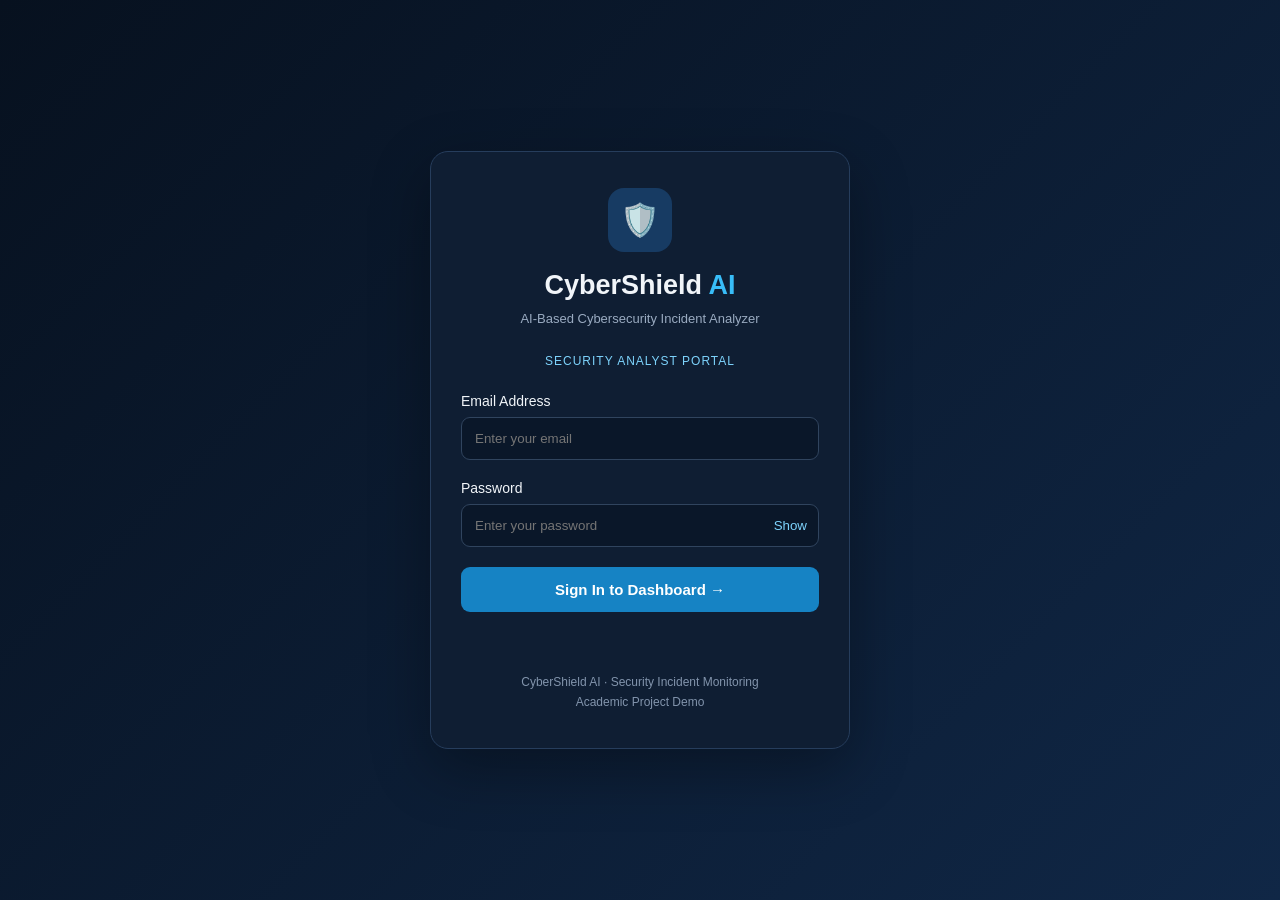
<file: login.html>
<!DOCTYPE html>
<html lang="en">
<head>
    <meta charset="UTF-8">
    <meta name="viewport" content="width=device-width, initial-scale=1.0">
    <title>Login | CyberShield AI</title>

    <style>
        * {
            box-sizing: border-box;
            margin: 0;
            padding: 0;
            font-family: "Segoe UI", Arial, sans-serif;
        }

        body {
            min-height: 100vh;
            display: flex;
            align-items: center;
            justify-content: center;
            padding: 20px;
            color: #f1f5f9;
            background: linear-gradient(135deg, #07111f, #102746);
        }

        .login-card {
            width: 100%;
            max-width: 420px;
            padding: 36px 30px;
            background: #0f1e33;
            border: 1px solid #263d5c;
            border-radius: 18px;
            box-shadow: 0 20px 60px #0005;
        }

        .logo {
            width: 64px;
            height: 64px;
            display: grid;
            place-items: center;
            margin: 0 auto 18px;
            border-radius: 16px;
            background: #173b63;
            font-size: 32px;
        }

        h1 {
            text-align: center;
            font-size: 27px;
        }

        h1 span {
            color: #38bdf8;
        }

        .subtitle {
            margin: 10px 0 28px;
            text-align: center;
            color: #9aabc1;
            font-size: 13px;
        }

        .security-label {
            margin-bottom: 25px;
            text-align: center;
            color: #7dd3fc;
            font-size: 12px;
            letter-spacing: 1px;
        }

        .form-group {
            margin-bottom: 20px;
        }

        label {
            display: block;
            margin-bottom: 8px;
            font-size: 14px;
        }

        input {
            width: 100%;
            padding: 13px;
            border: 1px solid #30445e;
            border-radius: 9px;
            background: #0a1729;
            color: white;
            outline: none;
        }

        input:focus {
            border-color: #38bdf8;
        }

        .password-box {
            position: relative;
        }

        .password-box input {
            padding-right: 65px;
        }

        .toggle {
            position: absolute;
            top: 50%;
            right: 12px;
            transform: translateY(-50%);
            border: none;
            background: transparent;
            color: #7dd3fc;
            cursor: pointer;
        }

        .login-btn {
            width: 100%;
            padding: 14px;
            border: none;
            border-radius: 9px;
            background: #1683c4;
            color: white;
            font-size: 15px;
            font-weight: 600;
            cursor: pointer;
        }

        .login-btn:hover {
            background: #0872b4;
        }

        #message {
            min-height: 20px;
            margin-top: 15px;
            text-align: center;
            font-size: 13px;
        }

        .footer {
            margin-top: 25px;
            text-align: center;
            color: #8294ac;
            font-size: 12px;
            line-height: 1.7;
        }
    </style>
</head>

<body>
    <main class="login-card">
        <div class="logo">🛡️</div>

        <h1>CyberShield <span>AI</span></h1>

        <p class="subtitle">
            AI-Based Cybersecurity Incident Analyzer
        </p>

        <div class="security-label">
            SECURITY ANALYST PORTAL
        </div>

        <form id="loginForm">
            <div class="form-group">
                <label for="email">Email Address</label>
                <input
                    type="email"
                    id="email"
                    placeholder="Enter your email"
                    autocomplete="username"
                    required
                >
            </div>

            <div class="form-group">
                <label for="password">Password</label>

                <div class="password-box">
                    <input
                        type="password"
                        id="password"
                        placeholder="Enter your password"
                        autocomplete="current-password"
                        required
                    >

                    <button
                        type="button"
                        class="toggle"
                        id="togglePassword"
                    >Show</button>
                </div>
            </div>

            <button type="submit" class="login-btn">
                Sign In to Dashboard →
            </button>

            <p id="message" role="status"></p>
        </form>

        <div class="footer">
            CyberShield AI · Security Incident Monitoring<br>
            Academic Project Demo
        </div>
    </main>

    <script>
        const loginForm = document.getElementById("loginForm");
        const emailInput = document.getElementById("email");
        const passwordInput = document.getElementById("password");
        const togglePassword = document.getElementById("togglePassword");
        const message = document.getElementById("message");

        togglePassword.addEventListener("click", function () {
            const isHidden = passwordInput.type === "password";

            passwordInput.type = isHidden ? "text" : "password";
            togglePassword.textContent = isHidden ? "Hide" : "Show";
        });

        loginForm.addEventListener("submit", function (event) {
            event.preventDefault();

            if (!emailInput.value.trim() || !passwordInput.value) {
                message.style.color = "#f87171";
                message.textContent = "Please enter your email and password.";
                return;
            }

            // Demo navigation only; this is not secure authentication.
            window.location.href = "index.html";
        });
    </script>
</body>
</html>
</file>
